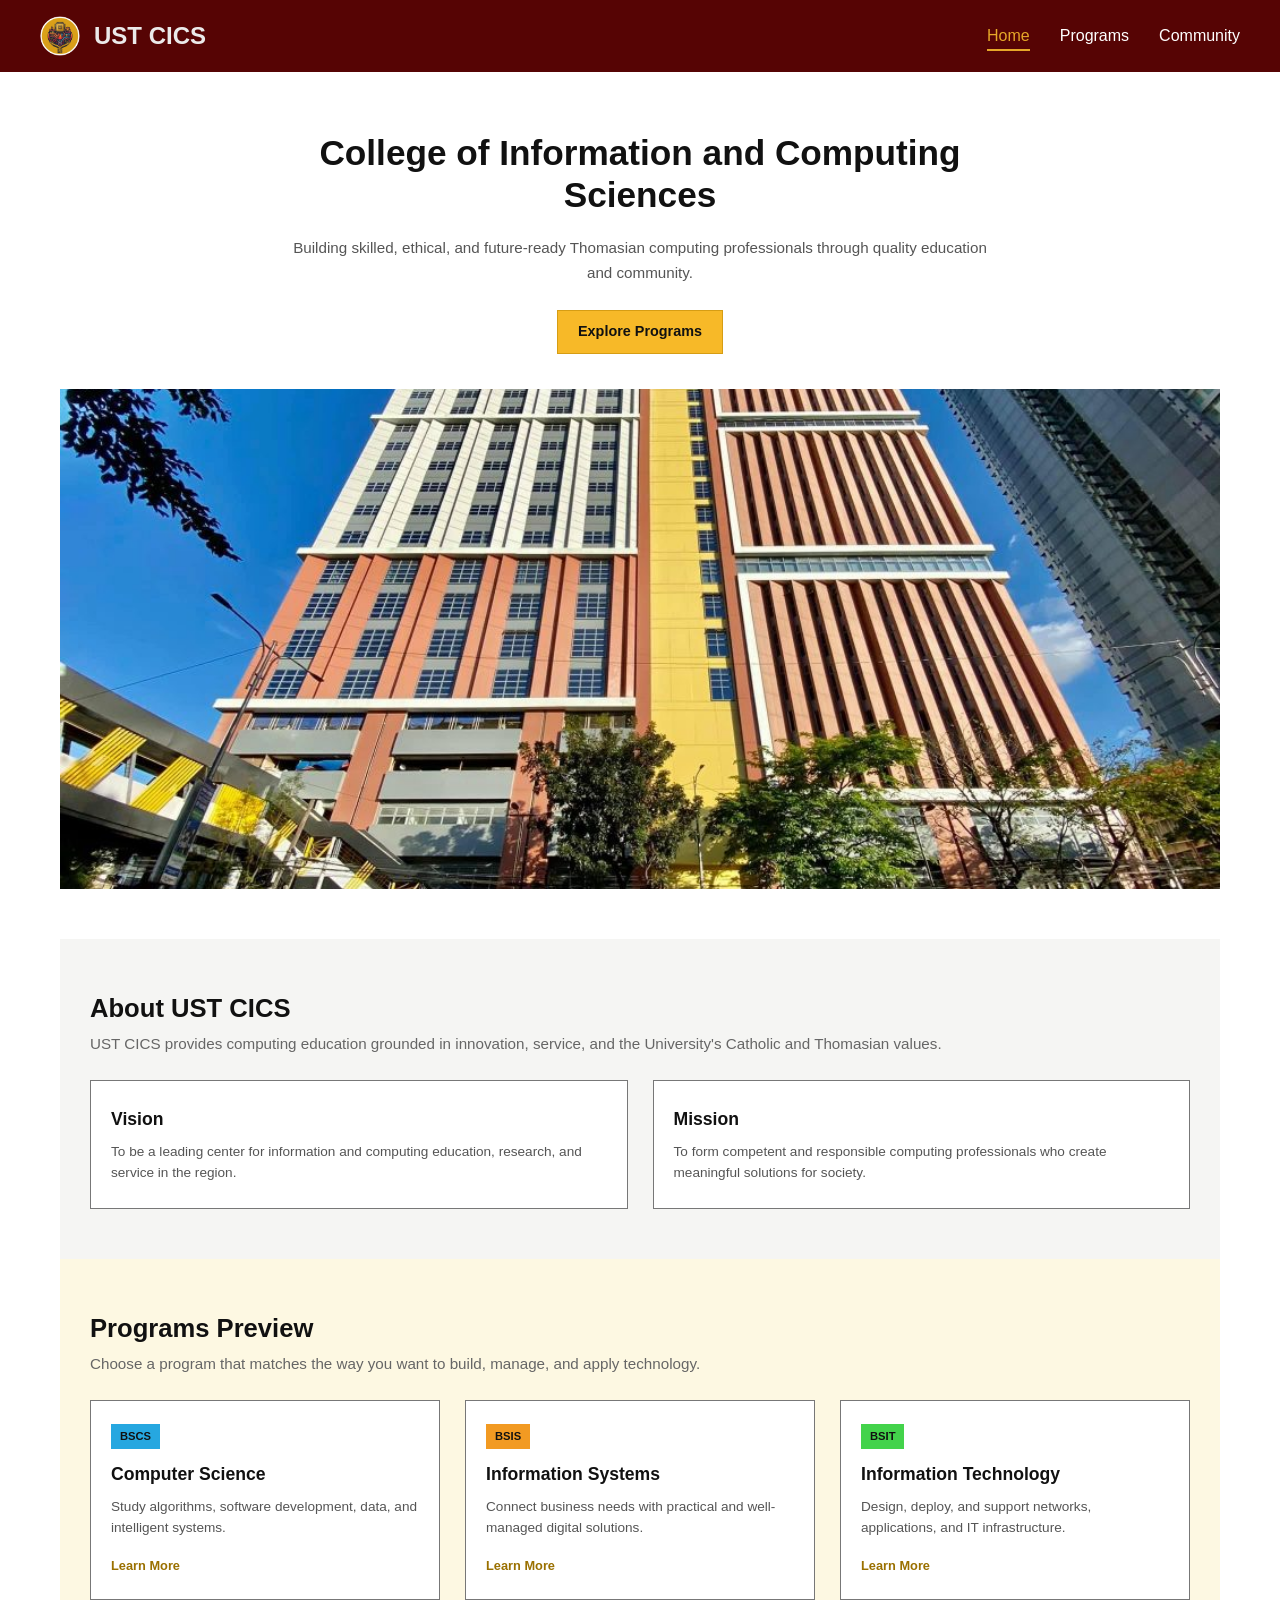
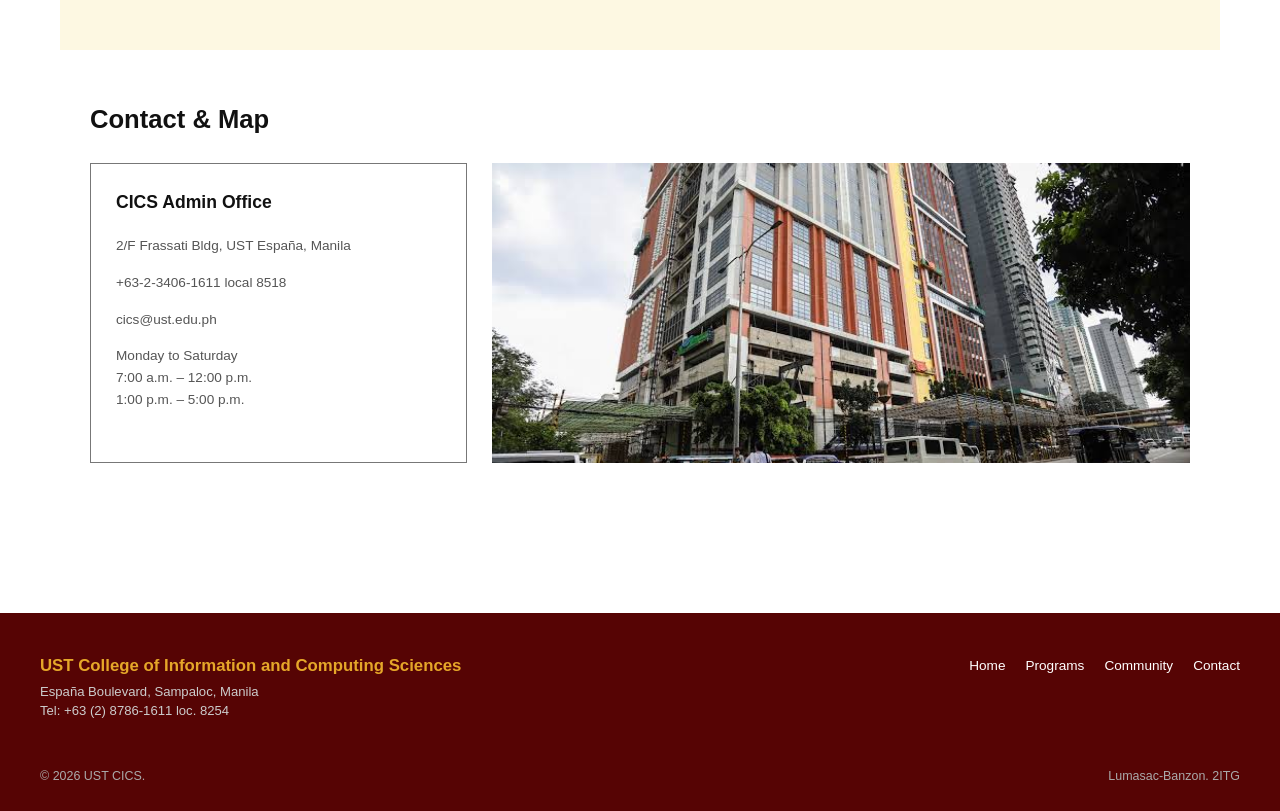
<file: index.html>
<!DOCTYPE html>
<html lang="en">
<head>
  <meta charset="UTF-8">
  <meta name="viewport" content="width=device-width, initial-scale=1.0">

  <title>UST CICS Home</title>
  <link rel="stylesheet" href="home.css">
</head>

<body>
  <header class="main-header">
    <div class="header-container">

      <div class="logo-area">
        <img
          src="images/logoCICS.png"
          alt="UST CICS Logo"
          class="header-logo">

        <span class="site-title"> UST CICS </span>

      </div>
      <nav class="main-nav">
        <ul>
          <li><a href="index.html" class="active">Home</a></li>
          <li><a href="programs.html">Programs</a></li>
          <li><a href="community.html">Community</a></li>
        </ul>

      </nav>

    </div>
  </header>
  <main>

    <section class="intro">
      <h1> College of Information and Computing <br> Sciences </h1>

      <p>
        Building skilled, ethical, and future-ready Thomasian computing
        professionals through quality education and community.
      </p>

      <a href="programs.html" class="explore-button"> Explore Programs </a>

      <img
        src="images/FRASSbldg.jpg"
        alt="UST CICS Building"
        class="intro-image" >

    </section>

    <section class="about">

      <div class="section-container">
        <div class="section-header">

          <h2> About UST CICS </h2>

          <p>
            UST CICS provides computing education grounded in innovation,
            service, and the University's Catholic and Thomasian values.
          </p>

        </div>

        <div class="about-boxes">
          <article class="about-card">

            <h3> Vision </h3>

            <p>
              To be a leading center for information and computing education,
              research, and service in the region.
            </p>

          </article>
          <article class="about-card">
            <h3> Mission </h3>

            <p>
              To form competent and responsible computing professionals
              who create meaningful solutions for society.
            </p>

          </article>
        </div>
      </div>
    </section>


    <section class="programs">

      <div class="section-container">
        <div class="section-header">

          <h2> Programs Preview </h2>
          <p>
            Choose a program that matches the way you want to build,
            manage, and apply technology.
          </p>

        </div>
        <div class="program-boxes">
          <article class="program-card">
            <span class="program-label cs-label"> BSCS </span>

            <h3> Computer Science </h3>

            <p>
              Study algorithms, software development, data,
              and intelligent systems.
            </p>

            <a href="programs.html"> Learn More </a>
          </article>


          <article class="program-card">
            <span class="program-label is-label"> BSIS </span>

            <h3> Information Systems </h3>

            <p>
              Connect business needs with practical and
              well-managed digital solutions.
            </p>

            <a href="programs.html"> Learn More </a>

          </article>

          <article class="program-card">

            <span class="program-label it-label"> BSIT </span>

            <h3> Information Technology </h3>

            <p>
              Design, deploy, and support networks,
              applications, and IT infrastructure.
            </p>

            <a href="programs.html"> Learn More </a>

          </article>
        </div>
      </div>
    </section>

    <section class="contact" id="contact">

      <div class="section-container">

        <div class="section-header">

          <h2> Contact & Map </h2>

        </div>


        <div class="contact-container">
          <div class="contact-info">

            <h3> CICS Admin Office </h3>

            <p> 2/F Frassati Bldg, UST España, Manila </p>

            <p> +63-2-3406-1611 local 8518 </p>

            <p> cics@ust.edu.ph </p>

            <p>
              Monday to Saturday<br>
              7:00 a.m. – 12:00 p.m.<br>
              1:00 p.m. – 5:00 p.m.
            </p>

          </div>


          <img
            src="images/BLDG.jpg"
            alt="UST CICS Location"
            class="contact-image">

        </div>
      </div>
    </section>
  </main>


  <footer class="site-footer">

    <div class="footer-container">

      <div class="footer-top">

        <div class="footer-brand">

          <h3> UST College of Information and Computing Sciences </h3>

          <p>España Boulevard, Sampaloc, Manila</p>
          <p>Tel: +63 (2) 8786-1611 loc. 8254</p>

        </div>
        <nav class="footer-nav">
          <ul>
            <li><a href="index.html">Home</a></li>
            <li><a href="programs.html">Programs</a></li>
            <li><a href="community.html">Community</a></li>
            <li><a href="#contact">Contact</a></li>
          </ul>

        </nav>
      </div>

      <div class="footer-bottom">

        <p>© 2026 UST CICS.</p>
        <p>Lumasac-Banzon. 2ITG</p>

      </div>
    </div>
  </footer>

</body>
</html>
</file>
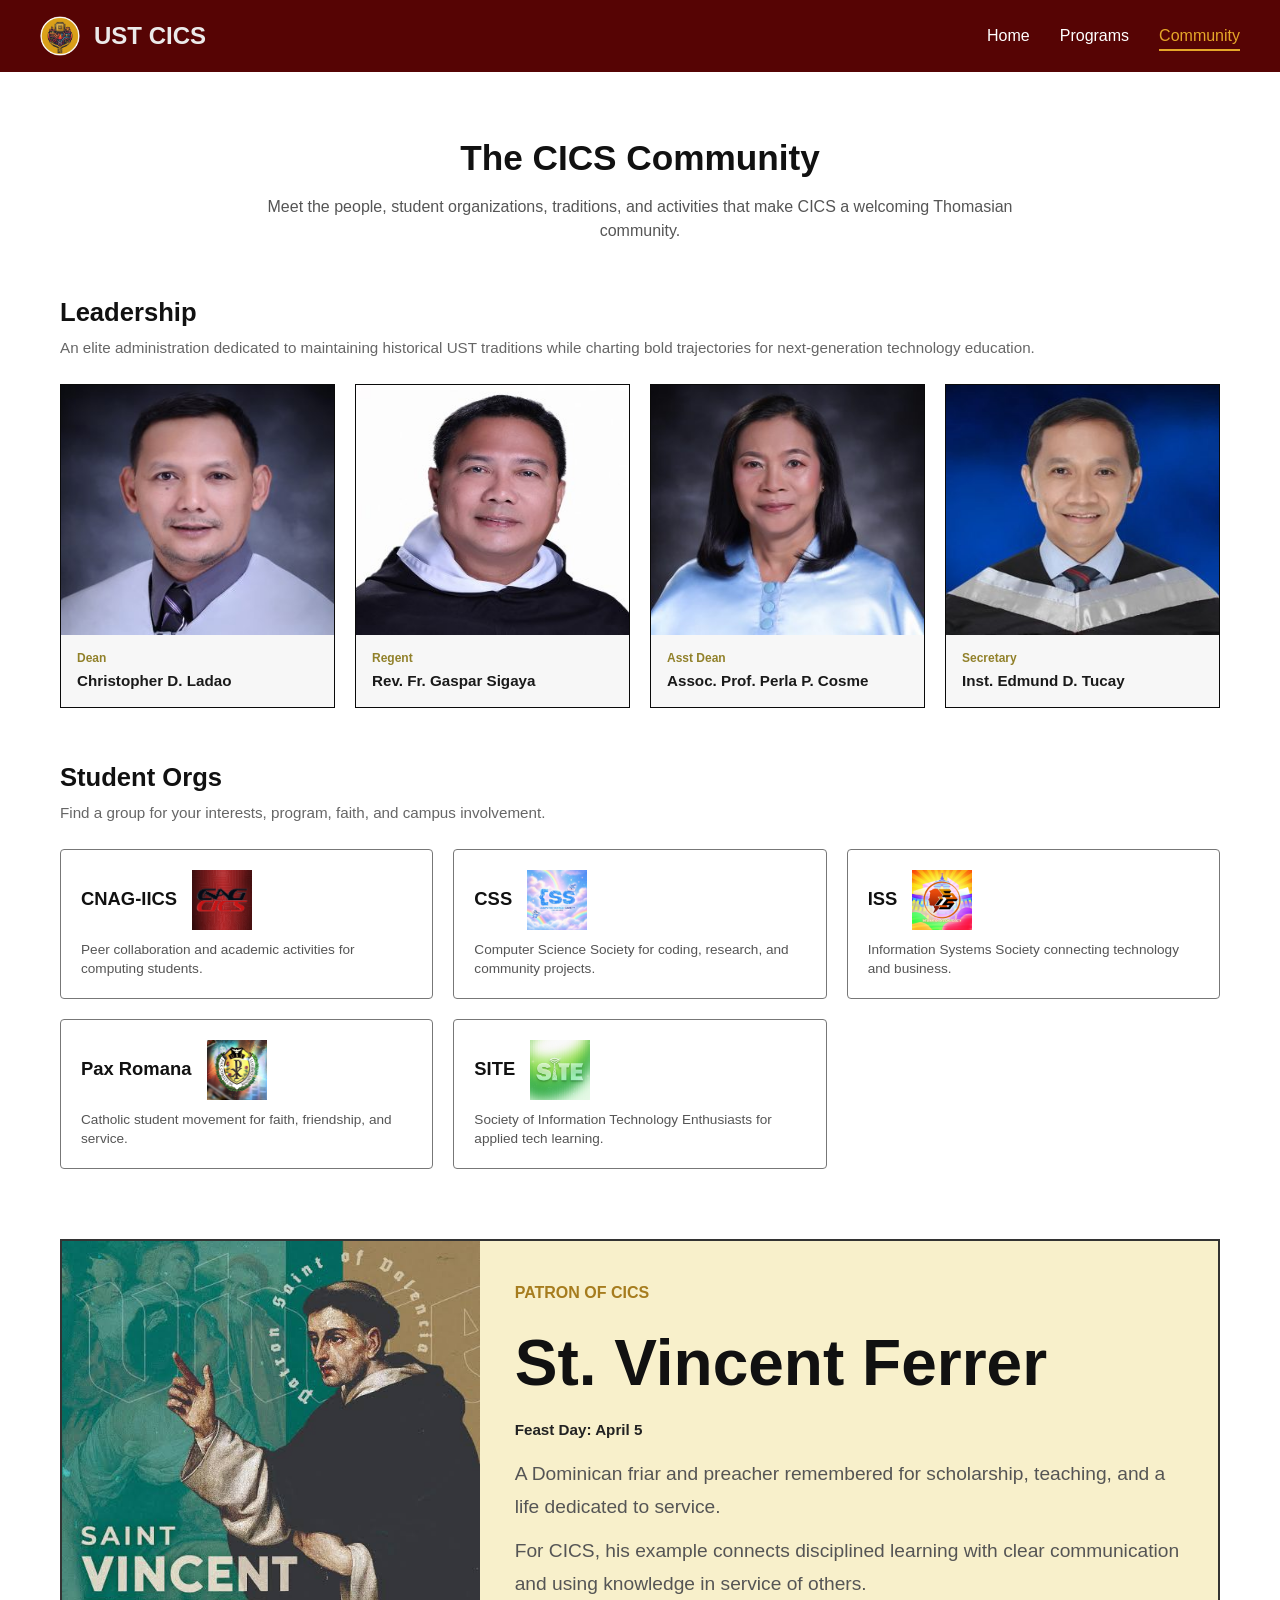
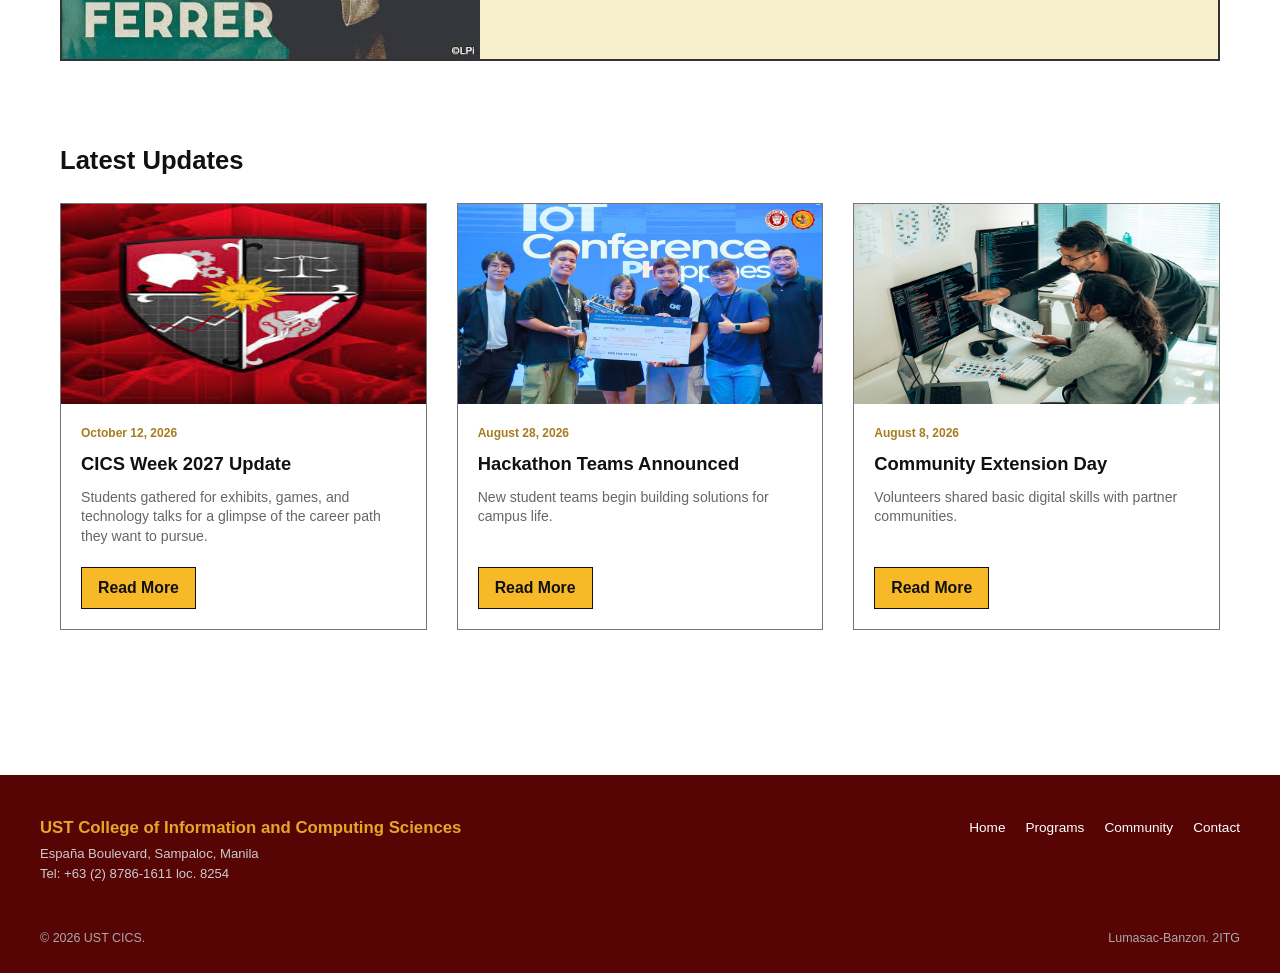
<file: community.html>
<!DOCTYPE html>
<html lang="en">
<head>
  <meta charset="UTF-8">
  <meta name="viewport" content="width=device-width, initial-scale=1.0">

  <title>Community</title>
  <link rel="stylesheet" href="community.css">
</head>

<body>

  <header class="main-header">

    <div class="header-container">

      <div class="logo-area">

        <img
          src="images/logoCICS.png"
          alt="UST CICS Logo"
          class="header-logo">

        <span class="site-title">UST CICS</span>

      </div>
      <nav class="main-nav">

        <ul>
          <li><a href="index.html">Home</a></li>
          <li><a href="programs.html">Programs</a></li>
          <li><a href="community.html" class="active">Community</a></li>
        </ul>

      </nav>

    </div>

  </header>

  <main>
    <section class="intro">
      <h1>The CICS Community</h1>

      <p>
        Meet the people, student organizations, traditions, and activities
        that make CICS a welcoming Thomasian community.
      </p>

    </section>

    <section class="leadership-section">

      <div class="section-header">

        <h2>Leadership</h2>

        <p>
          An elite administration dedicated to maintaining historical UST
          traditions while charting bold trajectories for next-generation
          technology education.
        </p>

      </div>

      <div class="leadership-grid">

        <article class="leader-card">

          <figure class="leader-img-container">

            <img
              src="images/dean.jpg"
              alt="Christopher D. Ladao">

          </figure>

          <div class="leader-info">

            <span class="role">Dean</span>
            <h3 class="name">Christopher D. Ladao</h3>

          </div>

        </article>

        <article class="leader-card">

          <figure class="leader-img-container">

            <img
              src="images/rector.jpg"
              alt="Rev. Fr. Gaspar Sigaya">

          </figure>

          <div class="leader-info">

            <span class="role">Regent</span>
            <h3 class="name">Rev. Fr. Gaspar Sigaya</h3>

          </div>

        </article>

        <article class="leader-card">

          <figure class="leader-img-container">

            <img
              src="images/assDean.jpg"
              alt="Assoc. Prof. Perla P. Cosme">

          </figure>

          <div class="leader-info">

            <span class="role">Asst Dean</span>
            <h3 class="name">Assoc. Prof. Perla P. Cosme</h3>

          </div>

        </article>

        <article class="leader-card">

          <figure class="leader-img-container">

            <img
              src="images/SecCICS.jpg"
              alt="Inst. Edmund D. Tucay">

          </figure>

          <div class="leader-info">

            <span class="role">Secretary</span>
            <h3 class="name">Inst. Edmund D. Tucay</h3>

          </div>
        </article>

      </div>

    </section>

    <section class="orgs-section">
      <div class="section-header">

        <h2>Student Orgs</h2>

        <p>
          Find a group for your interests, program, faith, and campus involvement. </p>

      </div>

      <div class="orgs-grid">

        <article class="org-card">

          <h3>
            CNAG-IICS
            <img
              src="images/CNAG.jpg"
              alt="CNAG-IICS Logo"
              class="org-logo">
          </h3>

          <p> Peer collaboration and academic activities for computing students. </p>

        </article>


        <article class="org-card">

          <h3>
            CSS
            <img
              src="images/CSS.jpg"
              alt="CSS Logo"
              class="org-logo">
          </h3>

          <p> Computer Science Society for coding, research, and community projects. </p>

        </article>

        <article class="org-card">

          <h3>
            ISS
            <img
              src="images/ISS.jpg"
              alt="ISS Logo"
              class="org-logo">
          </h3>

          <p> Information Systems Society connecting technology and business. </p>

        </article>

        <article class="org-card">

          <h3>
            Pax Romana

            <img
              src="images/PAX ROMANA.jpg"
              alt="Pax Romana Logo"
              class="org-logo">
          </h3>

          <p> Catholic student movement for faith, friendship, and service. </p>
        </article>

        <article class="org-card">

          <h3>
            SITE

            <img
              src="images/SITE.jpg"
              alt="SITE Logo"
              class="org-logo">
          </h3>

          <p> Society of Information Technology Enthusiasts for applied tech learning. </p>

        </article>

      </div>

    </section>

    <section class="patron-card">
      <div class="patron-image">

        <img
          src="images/STVIncent.jpg"
          alt="Saint Vincent Ferrer">

      </div>

      <div class="patron-details">
        <span class="patron-tag">PATRON OF CICS</span>

        <h2>St. Vincent Ferrer</h2>

        <h4 class="patron-feast">Feast Day: April 5</h4>

        <p>
          A Dominican friar and preacher remembered for scholarship,
          teaching, and a life dedicated to service.
        </p>

        <p>
          For CICS, his example connects disciplined learning with clear
          communication and using knowledge in service of others.
        </p>

      </div>

    </section>

    <section class="updates-section">

      <div class="section-header">

        <h2>Latest Updates</h2>

      </div>
      <div class="updates-grid">

        <article class="update-card">

          <figure class="update-img-container">

            <img
              src="images/CICSweek.jpg"
              alt="CICS Week 2027">

          </figure>

          <div class="update-content">

            <span class="update-date">October 12, 2026</span>

            <h3 class="update-title">CICS Week 2027 Update</h3>

            <p class="update-text">
              Students gathered for exhibits, games, and technology talks
              for a glimpse of the career path they want to pursue.
            </p>

            <a href="#" class="btn-read-more">Read More</a>

          </div>
        </article>

        <article class="update-card">
          <figure class="update-img-container">

            <img
              src="images/HACKA.jpg"
              alt="Hackathon Teams Announced">

          </figure>

          <div class="update-content">

            <span class="update-date">August 28, 2026</span>

            <h3 class="update-title">Hackathon Teams Announced</h3>

            <p class="update-text"> New student teams begin building solutions for campus life. </p>

            <a href="#" class="btn-read-more">Read More</a>

          </div>

        </article>

        <article class="update-card">
          <figure class="update-img-container">

            <img
              src="images/peopleCollab.jpg"
              alt="Community Extension Day">

          </figure>

          <div class="update-content">

            <span class="update-date">August 8, 2026</span>

            <h3 class="update-title">Community Extension Day</h3>

            <p class="update-text">
              Volunteers shared basic digital skills with partner communities.
            </p>

            <a href="#" class="btn-read-more">Read More</a>

          </div>
        </article>

      </div>
    </section>
  </main>

  <footer class="site-footer">

    <div class="footer-container">

      <div class="footer-top">

        <div class="footer-brand">

          <h3> UST College of Information and Computing Sciences </h3>

          <p>España Boulevard, Sampaloc, Manila</p>
          <p>Tel: +63 (2) 8786-1611 loc. 8254</p>

        </div>


        <nav class="footer-nav">
          <ul>
            <li><a href="index.html">Home</a></li>
            <li><a href="programs.html">Programs</a></li>
            <li><a href="community.html">Community</a></li>
            <li><a href="index.html#contact">Contact</a></li>
          </ul>
        </nav>

      </div>
      <div class="footer-bottom">

        <p>© 2026 UST CICS.</p>
        <p>Lumasac-Banzon. 2ITG</p>

      </div>
    </div>
  </footer>

</body>
</html>
</file>
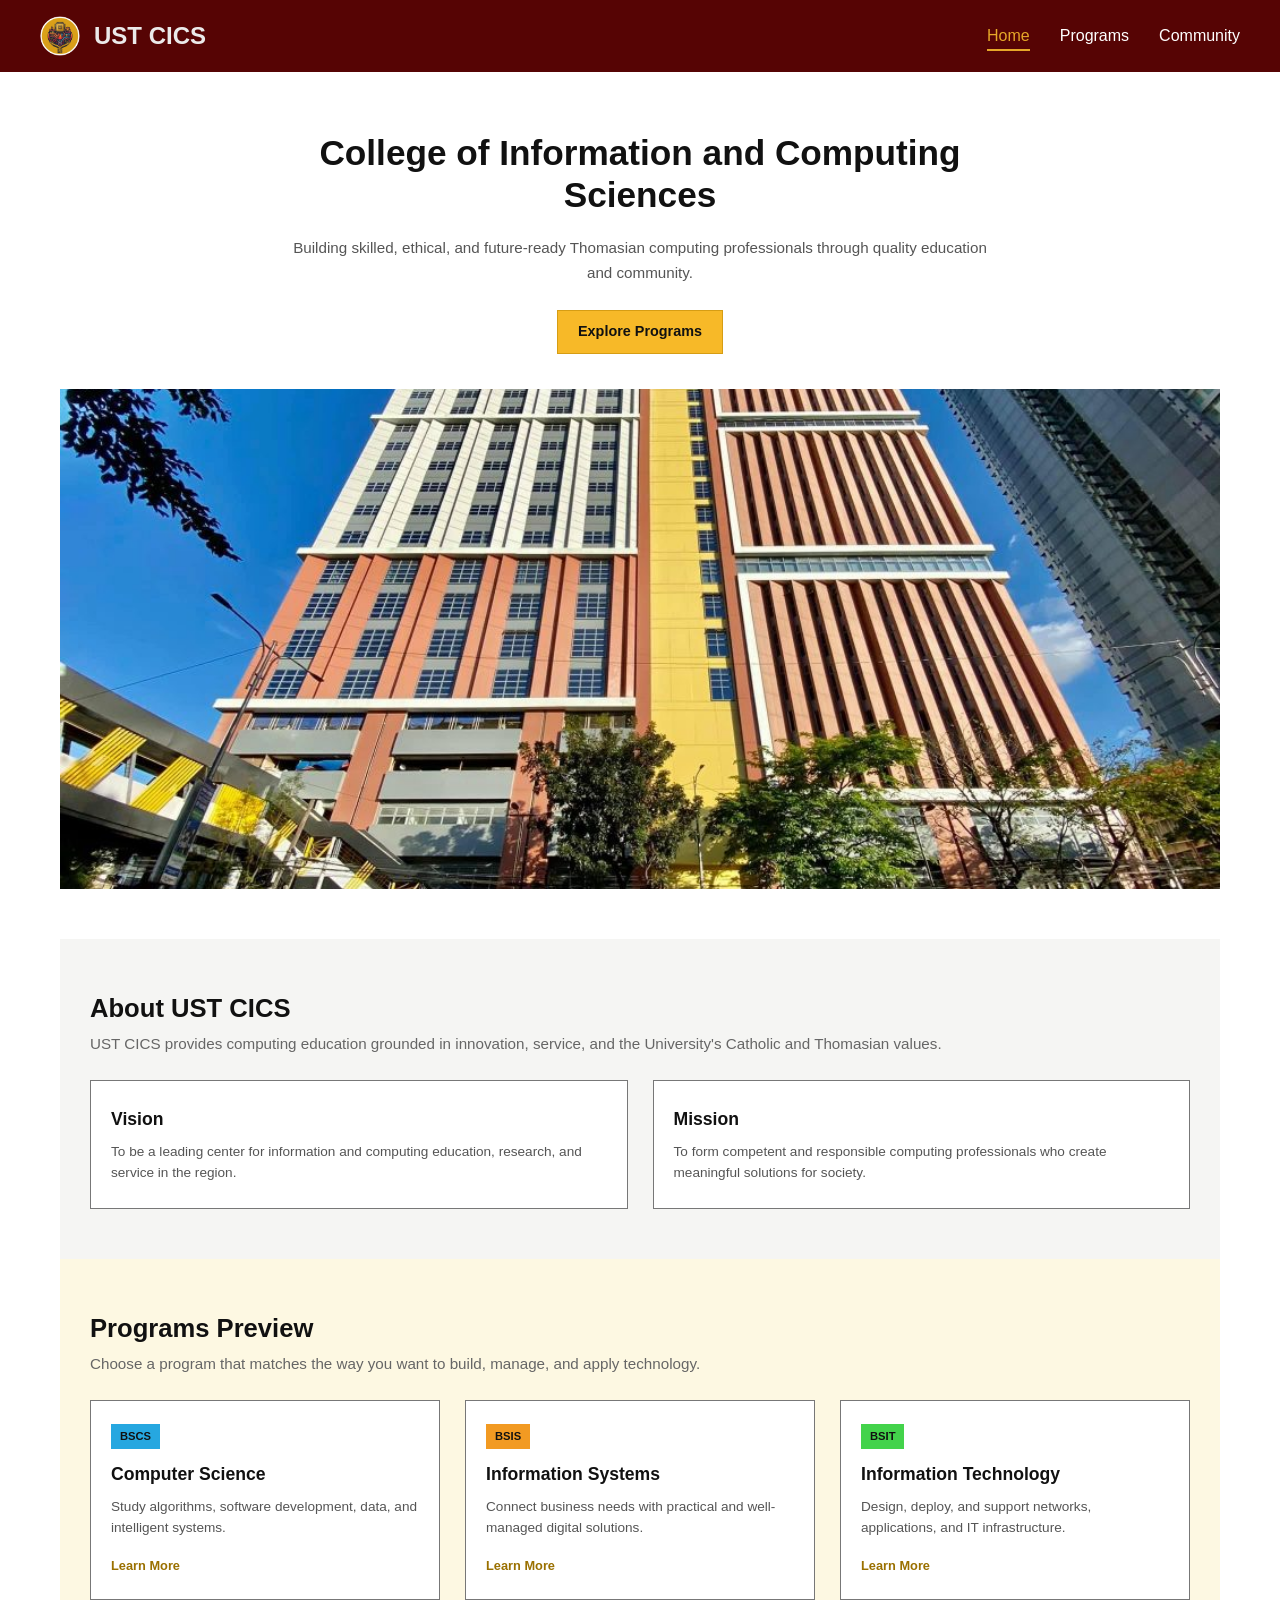
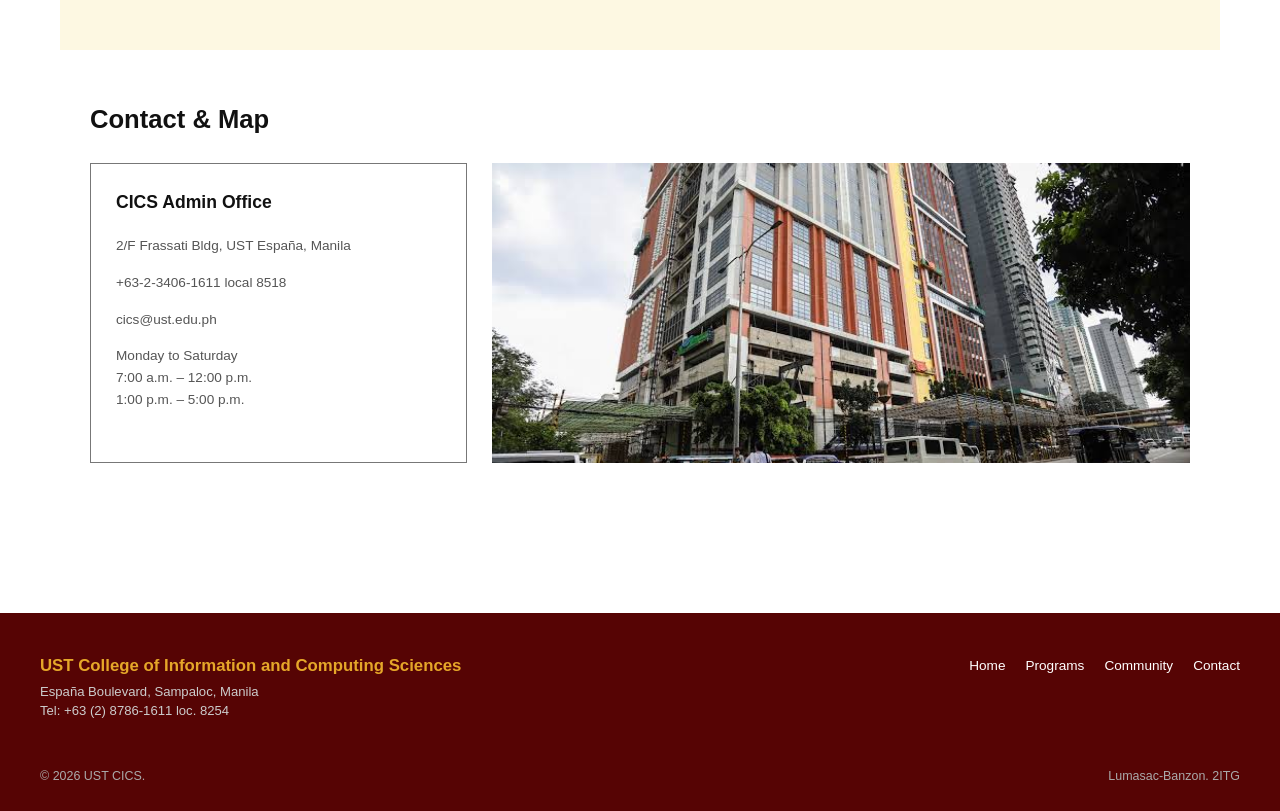
<file: home.html>
<!DOCTYPE html>
<html lang="en">
<head>
  <meta charset="UTF-8">
  <meta name="viewport" content="width=device-width, initial-scale=1.0">

  <title>UST CICS Home</title>
  <link rel="stylesheet" href="home.css">
</head>

<body>
  <header class="main-header">
    <div class="header-container">

      <div class="logo-area">
        <img
          src="images/logoCICS.png"
          alt="UST CICS Logo"
          class="header-logo">

        <span class="site-title"> UST CICS </span>

      </div>
      <nav class="main-nav">
        <ul>
          <li><a href="home.html" class="active">Home</a></li>
          <li><a href="programs.html">Programs</a></li>
          <li><a href="community.html">Community</a></li>
        </ul>

      </nav>

    </div>
  </header>
  <main>

    <section class="intro">
      <h1> College of Information and Computing<br> Sciences </h1>

      <p>
        Building skilled, ethical, and future-ready Thomasian computing
        professionals through quality education and community.
      </p>

      <a href="programs.html" class="explore-button"> Explore Programs </a>

      <img
        src="images/FRASSbldg.jpg"
        alt="UST CICS Building"
        class="intro-image">

    </section>

    <section class="about">

      <div class="section-container">
        <div class="section-header">

          <h2> About UST CICS </h2>

          <p>
            UST CICS provides computing education grounded in innovation,
            service, and the University's Catholic and Thomasian values.
          </p>

        </div>

        <div class="about-boxes">
          <article class="about-card">

            <h3> Vision </h3>

            <p>
              To be a leading center for information and computing education,
              research, and service in the region.
            </p>

          </article>
          <article class="about-card">
            <h3> Mission </h3>

            <p>
              To form competent and responsible computing professionals
              who create meaningful solutions for society.
            </p>

          </article>
        </div>
      </div>
    </section>


    <section class="programs">

      <div class="section-container">
        <div class="section-header">

          <h2> Programs Preview </h2>
          <p>
            Choose a program that matches the way you want to build,
            manage, and apply technology.
          </p>

        </div>
        <div class="program-boxes">
          <article class="program-card">
            <span class="program-label cs-label"> BSCS </span>

            <h3> Computer Science </h3>

            <p>
              Study algorithms, software development, data,
              and intelligent systems.
            </p>

            <a href="programs.html"> Learn More </a>
          </article>


          <article class="program-card">
            <span class="program-label is-label"> BSIS </span>

            <h3> Information Systems </h3>

            <p>
              Connect business needs with practical and
              well-managed digital solutions.
            </p>

            <a href="programs.html"> Learn More </a>

          </article>

          <article class="program-card">

            <span class="program-label it-label"> BSIT </span>

            <h3> Information Technology </h3>

            <p>
              Design, deploy, and support networks,
              applications, and IT infrastructure.
            </p>

            <a href="programs.html"> Learn More </a>

          </article>
        </div>
      </div>
    </section>


    <section class="contact" id="contact">

      <div class="section-container">

        <div class="section-header">

          <h2> Contact & Map </h2>

        </div>


        <div class="contact-container">
          <div class="contact-info">

            <h3> CICS Admin Office </h3>

            <p> 2/F Frassati Bldg, UST España, Manila </p>

            <p> +63-2-3406-1611 local 8518 </p>

            <p> cics@ust.edu.ph </p>

            <p>
              Monday to Saturday<br>
              7:00 a.m. – 12:00 p.m.<br>
              1:00 p.m. – 5:00 p.m.
            </p>

          </div>


          <img
            src="images/BLDG.jpg"
            alt="UST CICS Location"
            class="contact-image">

        </div>
      </div>
    </section>
  </main>


  <footer class="site-footer">

    <div class="footer-container">

      <div class="footer-top">

        <div class="footer-brand">

          <h3> UST College of Information and Computing Sciences </h3>

          <p>España Boulevard, Sampaloc, Manila</p>
          <p>Tel: +63 (2) 8786-1611 loc. 8254</p>

        </div>
        <nav class="footer-nav">
          <ul>
            <li><a href="home.html">Home</a></li>
            <li><a href="programs.html">Programs</a></li>
            <li><a href="community.html">Community</a></li>
            <li><a href="#contact">Contact</a></li>
          </ul>

        </nav>
      </div>

      <div class="footer-bottom">

        <p>© 2026 UST CICS.</p>
        <p>Lumasac-Banzon. 2ITG</p>

      </div>
    </div>
  </footer>

</body>
</html>
</file>
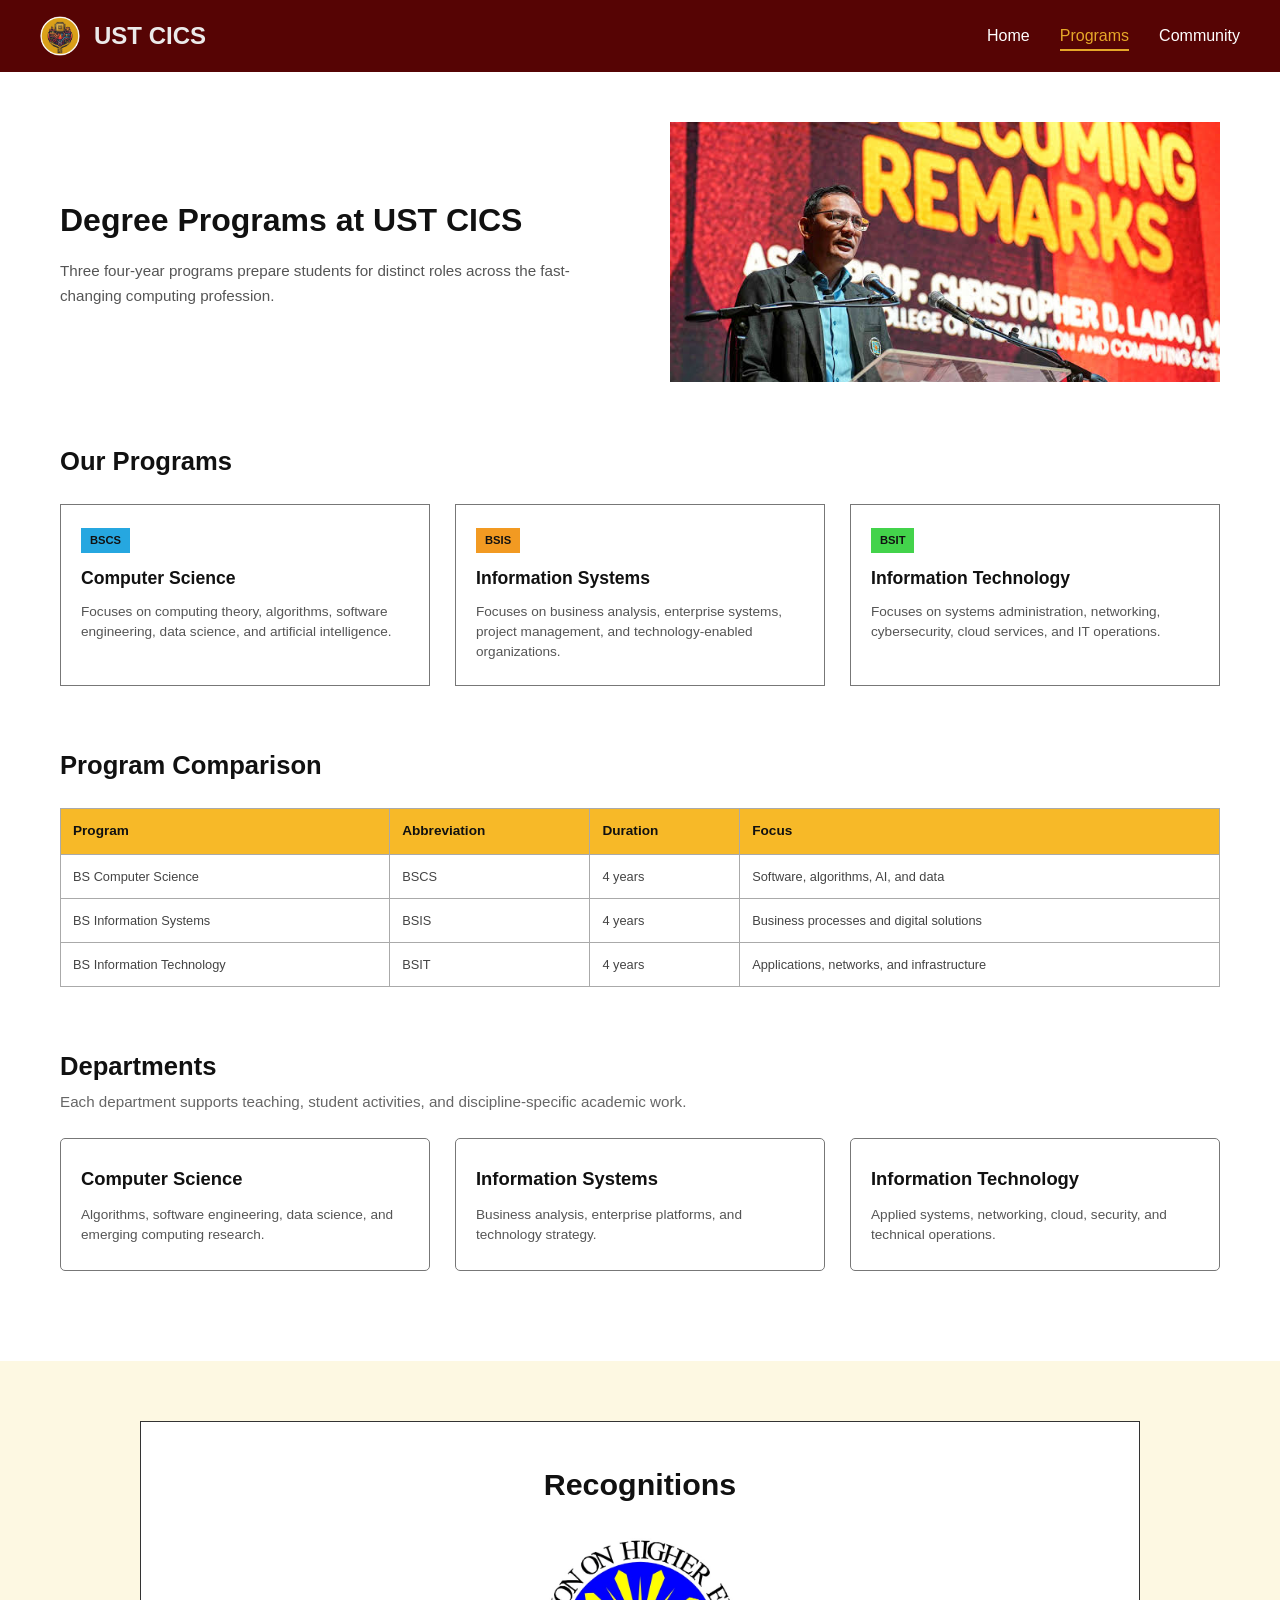
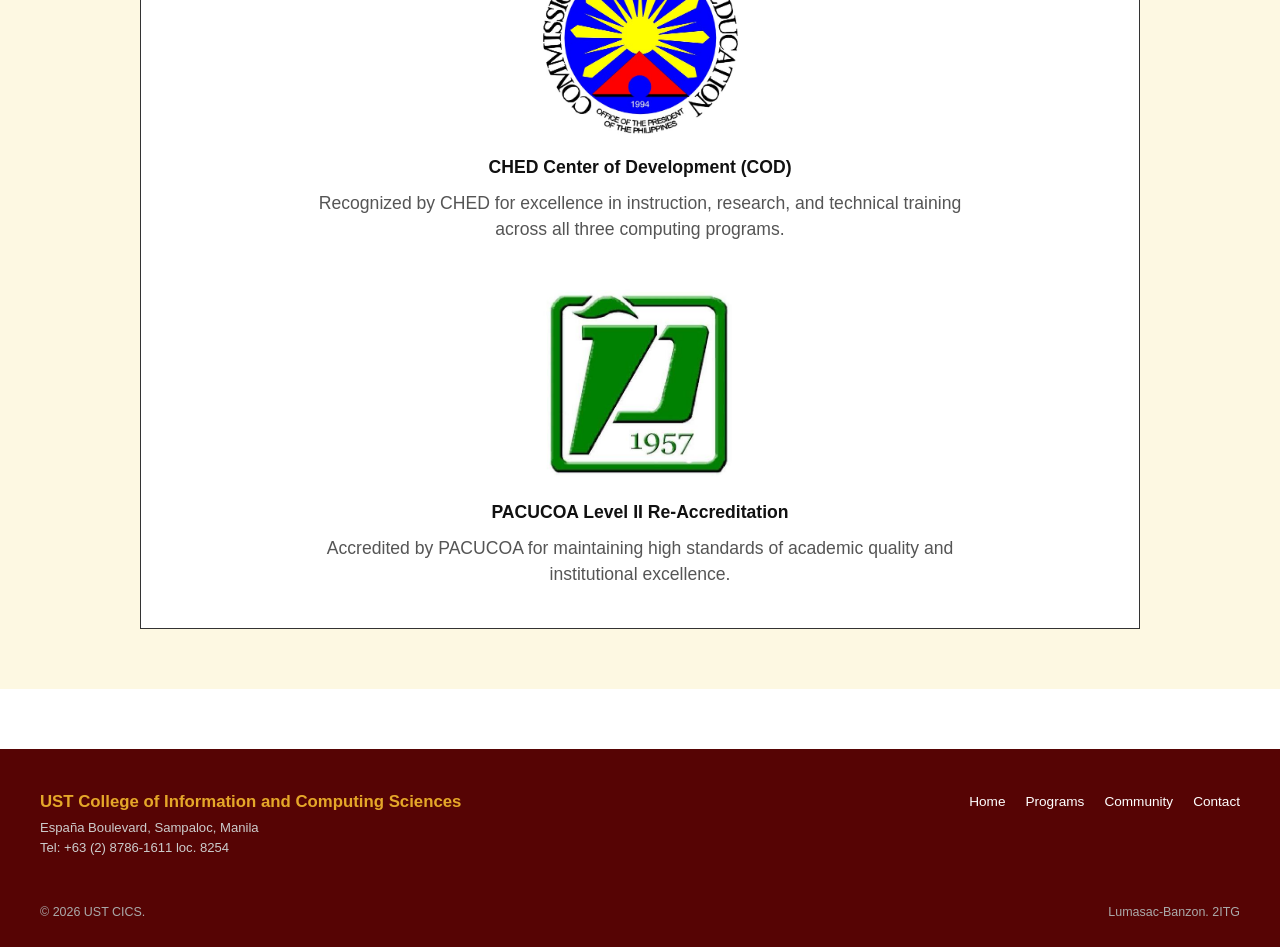
<file: programs.html>
<!DOCTYPE html>
<html lang="en">
<head>
  <meta charset="UTF-8">
  <meta name="viewport" content="width=device-width, initial-scale=1.0">

  <title>Programs</title>
  <link rel="stylesheet" href="programs.css">
</head>

<body>
  <header class="main-header">
    <div class="header-container">

      <div class="logo-area">

        <img
          src="images/logoCICS.png"
          alt="UST CICS Logo"
          class="header-logo">

        <span class="site-title"> UST CICS </span>

      </div>

      <nav class="main-nav">
        <ul>
          <li><a href="index.html">Home</a></li>
          <li><a href="programs.html" class="active">Programs</a></li>
          <li><a href="community.html">Community</a></li>
        </ul>

      </nav>

    </div>
  </header>

  <main>

    <section class="program-intro">

      <div class="program-intro-text">

        <h1> Degree Programs at UST CICS </h1>

        <p>
          Three four-year programs prepare students for distinct roles
          across the fast-changing computing profession.
        </p>

      </div>

      <div class="program-intro-image">

        <img
          src="images/CICS VAR.jpg"
          alt="UST CICS Degree Programs">

      </div>
    </section>

    <section class="our-programs">

      <div class="section-header">

        <h2> Our Programs </h2>

      </div>

      <div class="programs-grid">

        <article class="program-card">

          <span class="program-tag cs-tag"> BSCS </span>

          <h3> Computer Science </h3>

          <p>
            Focuses on computing theory, algorithms, software engineering,
            data science, and artificial intelligence.
          </p>

        </article>

        <article class="program-card">

          <span class="program-tag is-tag"> BSIS </span>

          <h3> Information Systems </h3>

          <p>
            Focuses on business analysis, enterprise systems,
            project management, and technology-enabled organizations.
          </p>

        </article>

        <article class="program-card">

          <span class="program-tag it-tag"> BSIT </span>

          <h3> Information Technology </h3>

          <p>
            Focuses on systems administration, networking,
            cybersecurity, cloud services, and IT operations.
          </p>

        </article>

      </div>

    </section>

    <section class="comparison-section">

      <div class="section-header">

        <h2> Program Comparison </h2>

      </div>

      <div class="table-container">

        <table>
          <thead>
            <tr>
              <th>Program</th>
              <th>Abbreviation</th>
              <th>Duration</th>
              <th>Focus</th>
            </tr>
          </thead>


          <tbody>
            <tr>
              <td>BS Computer Science</td>
              <td>BSCS</td>
              <td>4 years</td>
              <td>Software, algorithms, AI, and data</td>
            </tr>

            <tr>
              <td>BS Information Systems</td>
              <td>BSIS</td>
              <td>4 years</td>
              <td>Business processes and digital solutions</td>
            </tr>

            <tr>
              <td>BS Information Technology</td>
              <td>BSIT</td>
              <td>4 years</td>
              <td>Applications, networks, and infrastructure</td>
            </tr>
          </tbody>
        </table>
      </div>
    </section>

    <section class="departments-section">

      <div class="section-header">

        <h2> Departments </h2>

        <p>
          Each department supports teaching, student activities,
          and discipline-specific academic work.
        </p>

      </div>

      <div class="departments-grid">
        <article class="dept-card">

          <h3> Computer Science </h3>

          <p>
            Algorithms, software engineering, data science,
            and emerging computing research.
          </p>

        </article>

        <article class="dept-card">

          <h3> Information Systems </h3>

          <p>
            Business analysis, enterprise platforms,
            and technology strategy.
          </p>

        </article>

        <article class="dept-card">

          <h3> Information Technology </h3>

          <p>
            Applied systems, networking, cloud, security,
            and technical operations.
          </p>

        </article>
      </div>

    </section>
  </main>


  <section class="recognitions-band">

    <div class="recognitions-container">

      <article class="recognitions-box">

        <h2> Recognitions </h2>

        <div class="recognition-entry">

          <img
            src="images/CHED.jpg"
            alt="CHED Logo"
            class="recognition-logo">

          <h3> CHED Center of Development (COD) </h3>

          <p>
            Recognized by CHED for excellence in instruction,
            research, and technical training across all three
            computing programs.
          </p>

        </div>

        <div class="recognition-entry">

          <img
            src="images/PACUCAO.jpg"
            alt="PACUCOA Logo"
            class="recognition-logo pacucoa-logo">

          <h3> PACUCOA Level II Re-Accreditation </h3>

          <p>
            Accredited by PACUCOA for maintaining high standards
            of academic quality and institutional excellence.
          </p>

        </div>

      </article>

    </div>

  </section>

  <footer class="site-footer">

    <div class="footer-container">

      <div class="footer-top">

        <div class="footer-brand">

          <h3> UST College of Information and Computing Sciences </h3>

          <p>España Boulevard, Sampaloc, Manila</p>
          <p>Tel: +63 (2) 8786-1611 loc. 8254</p>

        </div>

        <nav class="footer-nav">
          <ul>
            <li><a href="index.html">Home</a></li>
            <li><a href="programs.html">Programs</a></li>
            <li><a href="community.html">Community</a></li>
            <li><a href="index.html#contact">Contact</a></li>
          </ul>
        </nav>

      </div>

      <div class="footer-bottom">

        <p>© 2026 UST CICS.</p>
        <p>Lumasac-Banzon. 2ITG</p>

      </div>
    </div>
  </footer>

</body>
</html>
</file>
<file: home.css>
/* GENERAL */

* {
  margin: 0;
  padding: 0;
  box-sizing: border-box;
}

body {
  font-family: Arial, sans-serif;
  background-color: #ffffff;
  color: #333333;
  line-height: 1.5;
}


/* HEADER */

.main-header {
  background-color: #560404;
  padding: 16px 30px;
}

.header-container {
  margin: 0 auto;
  max-width: 1200px;
  display: flex;
  justify-content: space-between;
  align-items: center;
}

.logo-area {
  display: flex;
  align-items: center;
  gap: 14px;
}

.header-logo {
  width: 40px;
  height: 40px;
  border-radius: 50%;
}

.site-title {
  font-size: 1.5rem;
  color: #ebeaea;
  font-weight: bold;
}

.main-nav ul {
  display: flex;
  list-style: none;
  gap: 30px;
}

.main-nav a {
  color: #ffffff;
  text-decoration: none;
  font-size: 1rem;
  padding-bottom: 5px;
  transition: color 0.2s ease, border-bottom 0.2s ease;
}

.main-nav a:hover,
.main-nav a.active {
  color: #e5a729;
  border-bottom: 2px solid #e5a729;
}


/* MAIN */

main {
  max-width: 1200px;
  margin: 0 auto;
  padding: 40px 20px;
}


/* INTRO */

.intro {
  text-align: center;
  padding: 20px 0 50px 0;
}

.intro h1 {
  font-size: 2.2rem;
  color: #111111;
  line-height: 1.2;
  margin-bottom: 20px;
}

.intro p {
  max-width: 700px;
  margin: 0 auto 25px auto;
  font-size: 0.95rem;
  color: #555555;
  line-height: 1.6;
}

.explore-button {
  display: inline-block;
  background-color: #f7b928;
  color: #111111;
  text-decoration: none;
  font-size: 0.9rem;
  font-weight: bold;
  padding: 10px 20px;
  margin-bottom: 35px;
  border: 1px solid #d69d14;
}

.explore-button:hover {
  background-color: #d89b14;
}

.intro-image {
  display: block;
  width: 100%;
  height: 500px;
  object-fit: cover;
}


/* SECTION HEADERS */

.section-container {
  width: 100%;
}

.section-header {
  margin-bottom: 24px;
}

.section-header h2 {
  font-size: 1.6rem;
  color: #111111;
  margin-bottom: 6px;
}

.section-header p {
  font-size: 0.95rem;
  color: #666666;
}


/* ABOUT */

.about {
  background-color: #f5f5f3;
  padding: 50px 30px;
}

.about-boxes {
  display: flex;
  gap: 25px;
}

.about-card {
  width: 50%;
  background-color: #ffffff;
  border: 1px solid #777777;
  padding: 25px 20px;
}

.about-card h3 {
  font-size: 1.1rem;
  color: #111111;
  margin-bottom: 10px;
}

.about-card p {
  font-size: 0.85rem;
  color: #555555;
  line-height: 1.5;
}


/* PROGRAMS */

.programs {
  background-color: #fdf8e2;
  padding: 50px 30px;
}

.program-boxes {
  display: grid;
  grid-template-columns: repeat(3, 1fr);
  gap: 25px;
}

.program-card {
  background-color: #ffffff;
  border: 1px solid #777777;
  padding: 22px 20px;
}

.program-label {
  display: inline-block;
  padding: 4px 9px;
  margin-bottom: 12px;
  color: #111111;
  font-size: 0.7rem;
  font-weight: bold;
}

.cs-label {
  background-color: #26a7e0;
}

.is-label {
  background-color: #f29a22;
}

.it-label {
  background-color: #43d34b;
}

.program-card h3 {
  font-size: 1.1rem;
  color: #111111;
  margin-bottom: 10px;
}

.program-card p {
  font-size: 0.85rem;
  color: #555555;
  line-height: 1.5;
  margin-bottom: 15px;
}

.program-card a {
  color: #9a7000;
  font-size: 0.8rem;
  font-weight: bold;
  text-decoration: none;
}

.program-card a:hover {
  text-decoration: underline;
}


/* CONTACT */

.contact {
  background-color: #ffffff;
  padding: 50px 30px;
}

.contact-container {
  display: flex;
  gap: 25px;
  align-items: stretch;
}

.contact-info {
  width: 35%;
  border: 1px solid #777777;
  padding: 25px;
}

.contact-info h3 {
  font-size: 1.1rem;
  color: #111111;
  margin-bottom: 20px;
}

.contact-info p {
  font-size: 0.85rem;
  color: #555555;
  line-height: 1.6;
  margin-bottom: 15px;
}

.contact-image {
  width: 65%;
  height: 300px;
  object-fit: cover;
  display: block;
}


/* FOOTER */

.site-footer {
  background-color: #560404;
  color: #d1d1d1;
  padding: 40px 20px 25px 20px;
  margin-top: 60px;
}

.footer-container {
  max-width: 1200px;
  margin: 0 auto;
}

.footer-top {
  display: flex;
  justify-content: space-between;
  align-items: flex-start;
  padding-bottom: 25px;
  border-bottom: 1px solid #560404;
}

.footer-brand h3 {
  color: #e5a729;
  font-size: 1.05rem;
  margin-bottom: 4px;
}

.footer-brand p {
  font-size: 0.82rem;
  color: #cccccc;
}

.footer-nav ul {
  display: flex;
  list-style: none;
  gap: 20px;
}

.footer-nav a {
  color: #ffffff;
  text-decoration: none;
  font-size: 0.85rem;
  transition: color 0.2s ease;
}

.footer-nav a:hover {
  color: #e5a729;
}

.footer-bottom {
  display: flex;
  justify-content: space-between;
  padding-top: 20px;
  font-size: 0.78rem;
  color: #aaaaaa;
}


/* RESPONSIVE */

@media (max-width: 900px) {

  .intro-image {
    height: 300px;
  }

  .about-boxes {
    flex-direction: column;
  }

  .about-card {
    width: 100%;
  }

  .program-boxes {
    grid-template-columns: 1fr;
  }

  .contact-container {
    flex-direction: column;
  }

  .contact-info,
  .contact-image {
    width: 100%;
  }

  .contact-image {
    height: 280px;
  }
}

@media (max-width: 650px) {

  .header-container {
    flex-direction: column;
    gap: 15px;
  }

  .main-nav ul {
    gap: 15px;
  }

  .intro h1 {
    font-size: 1.7rem;
  }

  .intro-image {
    height: 200px;
  }

  .about {
    padding: 35px 20px;
  }

  .programs {
    padding: 35px 20px;
  }

  .contact {
    padding: 35px 20px;
  }

  .contact-image {
    height: 200px;
  }

  .footer-top {
    flex-direction: column;
    gap: 20px;
  }

  .footer-nav ul {
    flex-wrap: wrap;
  }

  .footer-bottom {
    flex-direction: column;
    gap: 8px;
    text-align: center;
  }
}
</file>
<file: community.css>
/* GENERAL */

* {
  margin: 0;
  padding: 0;
  box-sizing: border-box;
}

body {
  font-family: Arial, sans-serif;
  background-color: #ffffff;
  color: #333333;
  line-height: 1.5;
}


/* HEADER */

.main-header {
  background-color: #560404;
  padding: 16px 30px;
}

.header-container {
  margin: 0 auto;
  max-width: 1200px;
  display: flex;
  justify-content: space-between;
  align-items: center;
}

.logo-area {
  display: flex;
  align-items: center;
  gap: 14px;
}

.header-logo {
  width: 40px;
  height: 40px;
  border-radius: 50%;
}

.site-title {
  font-size: 1.5rem;
  color: #ebeaea;
  font-weight: bold;
}

.main-nav ul {
  display: flex;
  list-style: none;
  gap: 30px;
}

.main-nav a {
  color: #ffffff;
  text-decoration: none;
  font-size: 1rem;
  padding-bottom: 5px;
  transition: color 0.2s ease, border-bottom 0.2s ease;
}

.main-nav a:hover,
.main-nav a.active {
  color: #e5a729;
  border-bottom: 2px solid #e5a729;
}


/* MAIN */

main {
  max-width: 1200px;
  margin: 0 auto;
  padding: 40px 20px;
}


/* INTRO */

.intro {
  text-align: center;
  max-width: 750px;
  margin: 20px auto 50px auto;
}

.intro h1 {
  font-size: 2.2rem;
  margin-bottom: 10px;
  color: #111111;
}

.intro p {
  color: #555555;
  font-size: 1rem;
}


/* SECTION HEADERS */

.section-header {
  margin-bottom: 24px;
}

.section-header h2 {
  font-size: 1.6rem;
  color: #111111;
  margin-bottom: 6px;
}

.section-header p {
  font-size: 0.95rem;
  color: #666666;
}


/* LEADERSHIP */

.leadership-grid {
  display: grid;
  grid-template-columns: repeat(4, 1fr);
  gap: 20px;
}

.leader-card {
  border: 1px solid #0a0a0a;
  background-color: #f7f7f7;
}

.leader-img-container {
  margin: 0;
  padding: 0;
  width: 100%;
}

.leader-card img {
  width: 100%;
  height: 250px;
  display: block;
}

.leader-info {
  padding: 14px 16px;
}

.leader-info .role {
  font-size: 0.75rem;
  font-weight: bold;
  color: #91812a;
  display: block;
  margin-bottom: 3px;
}

.leader-info .name {
  font-size: 0.95rem;
  font-weight: bold;
  color: #1a1a1a;
}


/* ORGANIZATIONS */

.orgs-section {
  margin-top: 50px;
}

.orgs-grid {
  display: grid;
  grid-template-columns: repeat(3, 1fr);
  gap: 20px;
}

.org-card {
  border: 1px solid #777777;
  border-radius: 4px;
  padding: 20px;
  background-color: #ffffff;
}

.org-card h3 {
  font-size: 1.15rem;
  color: #111111;
  margin-bottom: 10px;
}

.org-logo {
  width: 60px;
  height: 60px;
  vertical-align: middle;
  margin-left: 10px;
}

.org-card p {
  font-size: 0.85rem;
  color: #555555;
  line-height: 1.4;
}


/* PATRON SAINT */

.patron-card {
  margin-top: 70px;
  display: flex;
  border: 2px solid #333333;
  background-color: #f8f0cb;
}

.patron-image {
  flex: 1;
}

.patron-image img {
  width: 100%;
  height: auto;
  display: block;
}

.patron-details {
  flex: 1.6;
  padding: 40px 35px;
}

.patron-tag {
  font-size: 1rem;
  font-weight: bold;
  color: #a67c1e;
}

.patron-details h2 {
  font-size: 4rem;
  color: #111111;
  margin: 10px 0 8px 0;
}

.patron-feast {
  font-size: 0.95rem;
  color: #222222;
  margin-bottom: 16px;
}

.patron-details p {
  font-size: 1.2rem;
  color: #555555;
  margin-bottom: 12px;
  line-height: 1.7;
}


/* UPDATES */

.updates-section {
  margin-top: 80px;
  margin-bottom: 45px;
}

.updates-grid {
  display: grid;
  grid-template-columns: repeat(3, 1fr);
  gap: 30px;
}

.update-card {
  background-color: #ffffff;
  border: 1px solid #757575;
  display: flex;
  flex-direction: column;
}

.update-img-container {
  margin: 0;
  padding: 0;
  width: 100%;
}

.update-card img {
  width: 100%;
  height: 200px;
  display: block;
}

.update-content {
  padding: 20px;
  display: flex;
  flex-direction: column;
  height: 100%;
}

.update-date {
  font-size: 0.75rem;
  font-weight: bold;
  color: #a67c1e;
  margin-bottom: 8px;
}

.update-title {
  font-size: 1.15rem;
  color: #111111;
  margin-bottom: 10px;
}

.update-text {
  font-size: 0.88rem;
  color: #666666;
  line-height: 1.4;
  margin-bottom: 20px;
}

.btn-read-more {
  display: inline-block;
  width: fit-content;
  margin-top: auto;
  background-color: #f7b928;
  color: #111111;
  text-decoration: none;
  font-size: 0.99rem;
  font-weight: bold;
  padding: 8px 16px;
  border: 1px solid #111111;
  transition: all 0.2s ease;
}

.btn-read-more:hover {
  background-color: #d89b14;
}


/* FOOTER */

.site-footer {
  background-color: #560404;
  color: #d1d1d1;
  padding: 40px 20px 25px 20px;
  margin-top: 60px;
}

.footer-container {
  max-width: 1200px;
  margin: 0 auto;
}

.footer-top {
  display: flex;
  justify-content: space-between;
  align-items: flex-start;
  padding-bottom: 25px;
  border-bottom: 1px solid #560404;
}

.footer-brand h3 {
  color: #e5a729;
  font-size: 1.05rem;
  margin-bottom: 4px;
}

.footer-brand p {
  font-size: 0.82rem;
  color: #cccccc;
}

.footer-nav ul {
  display: flex;
  list-style: none;
  gap: 20px;
}

.footer-nav a {
  color: #ffffff;
  text-decoration: none;
  font-size: 0.85rem;
  transition: color 0.2s ease;
}

.footer-nav a:hover {
  color: #e5a729;
}

.footer-bottom {
  display: flex;
  justify-content: space-between;
  padding-top: 20px;
  font-size: 0.78rem;
  color: #aaaaaa;
}


/* RESPONSIVE */

@media (max-width: 990px) {

  .leadership-grid {
    grid-template-columns: repeat(2, 1fr);
  }

  .orgs-grid,
  .updates-grid {
    grid-template-columns: repeat(2, 1fr);
  }
}

@media (max-width: 650px) {

  .header-container {
    flex-direction: column;
    gap: 15px;
  }

  .main-nav ul {
    gap: 15px;
  }

  .leadership-grid,
  .orgs-grid,
  .updates-grid {
    grid-template-columns: 1fr;
  }

  .patron-card {
    flex-direction: column;
  }

  .patron-details h2 {
    font-size: 2.5rem;
  }

  .footer-top {
    flex-direction: column;
    gap: 20px;
  }

  .footer-nav ul {
    flex-wrap: wrap;
  }

  .footer-bottom {
    flex-direction: column;
    gap: 8px;
    text-align: center;
  }
}
</file>
<file: programs.css>
/* GENERAL */

* {
  margin: 0;
  padding: 0;
  box-sizing: border-box;
}

body {
  font-family: Arial, sans-serif;
  background-color: #ffffff;
  color: #333333;
  line-height: 1.5;
}


/* HEADER */

.main-header {
  background-color: #560404;
  padding: 16px 30px;
}

.header-container {
  margin: 0 auto;
  max-width: 1200px;
  display: flex;
  justify-content: space-between;
  align-items: center;
}

.logo-area {
  display: flex;
  align-items: center;
  gap: 14px;
}

.header-logo {
  width: 40px;
  height: 40px;
  border-radius: 50%;
}

.site-title {
  font-size: 1.5rem;
  color: #ebeaea;
  font-weight: bold;
}

.main-nav ul {
  display: flex;
  list-style: none;
  gap: 30px;
}

.main-nav a {
  color: #ffffff;
  text-decoration: none;
  font-size: 1rem;
  padding-bottom: 5px;
  transition: color 0.2s ease, border-bottom 0.2s ease;
}

.main-nav a:hover,
.main-nav a.active {
  color: #e5a729;
  border-bottom: 2px solid #e5a729;
}


/* MAIN */

main {
  max-width: 1200px;
  margin: 0 auto;
  padding: 40px 20px;
}


/* SECTION HEADERS */

.section-header {
  margin-bottom: 24px;
}

.section-header h2 {
  font-size: 1.6rem;
  color: #111111;
  margin-bottom: 6px;
}

.section-header p {
  font-size: 0.95rem;
  color: #666666;
}


/* DEGREE PROGRAMS INTRO */

.program-intro {
  display: flex;
  align-items: center;
  justify-content: space-between;
  gap: 60px;
  margin-top: 10px;
  margin-bottom: 60px;
}

.program-intro-text {
  width: 50%;
}

.program-intro-text h1 {
  font-size: 2rem;
  color: #111111;
  margin-bottom: 15px;
}

.program-intro-text p {
  font-size: 0.95rem;
  color: #555555;
  line-height: 1.6;
}

.program-intro-image {
  width: 50%;
}

.program-intro-image img {
  width: 100%;
  height: 260px;
  object-fit: cover;
  display: block;
}


/* OUR PROGRAMS */

.our-programs {
  margin-bottom: 60px;
}

.programs-grid {
  display: grid;
  grid-template-columns: repeat(3, 1fr);
  gap: 25px;
}

.program-card {
  border: 1px solid #777777;
  background-color: #ffffff;
  padding: 22px 20px;
}

.program-tag {
  display: inline-block;
  padding: 4px 9px;
  margin-bottom: 12px;
  font-size: 0.7rem;
  font-weight: bold;
  color: #111111;
}

.cs-tag {
  background-color: #26a7e0;
}

.is-tag {
  background-color: #f29a22;
}

.it-tag {
  background-color: #43d34b;
}

.program-card h3 {
  font-size: 1.1rem;
  color: #111111;
  margin-bottom: 10px;
}

.program-card p {
  font-size: 0.85rem;
  color: #555555;
  line-height: 1.5;
}


/* PROGRAM COMPARISON */

.comparison-section {
  margin-bottom: 60px;
}

.table-container {
  width: 100%;
  overflow-x: auto;
}

table {
  width: 100%;
  border-collapse: collapse;
}

th {
  background-color: #f7b928;
  color: #111111;
  text-align: left;
  padding: 12px;
  font-size: 0.85rem;
  border: 1px solid #aaaaaa;
}

td {
  padding: 12px;
  font-size: 0.8rem;
  color: #444444;
  border: 1px solid #aaaaaa;
}


/* DEPARTMENTS */

.departments-section {
  margin-top: 40px;
  margin-bottom: 50px;
}

.departments-grid {
  display: grid;
  grid-template-columns: repeat(3, 1fr);
  gap: 25px;
}

.dept-card {
  border: 1px solid #777777;
  border-radius: 5px;
  padding: 26px 20px;
  background-color: #ffffff;
}

.dept-card h3 {
  font-size: 1.15rem;
  color: #111111;
  margin-bottom: 12px;
}

.dept-card p {
  font-size: 0.85rem;
  color: #555555;
  line-height: 1.45;
}


/* RECOGNITIONS */

.recognitions-band {
  background-color: #fdf8e2;
  width: 100%;
  padding: 60px 20px;
}

.recognitions-container {
  max-width: 1000px;
  margin: 0 auto;
}

.recognitions-box {
  background-color: #ffffff;
  border: 1px solid #333333;
  padding: 40px 30px;
  text-align: center;
}

.recognitions-box h2 {
  font-size: 1.9rem;
  color: #111111;
  margin-bottom: 30px;
}

.recognition-entry {
  margin-bottom: 40px;
}

.recognition-entry:last-child {
  margin-bottom: 0;
}

.recognition-logo {
  display: block;
  margin: 0 auto 16px auto;
  max-width: 200px;
  height: auto;
}

.pacucoa-logo {
  max-width: 200px;
  height: auto;
}

.recognition-entry h3 {
  font-size: 1.1rem;
  color: #111111;
  margin-bottom: 10px;
}

.recognition-entry p {
  font-size: 1.1rem;
  color: #555555;
  max-width: 650px;
  margin: 0 auto;
  line-height: 1.5;
}


/* FOOTER */

.site-footer {
  background-color: #560404;
  color: #d1d1d1;
  padding: 40px 20px 25px 20px;
  margin-top: 60px;
}

.footer-container {
  max-width: 1200px;
  margin: 0 auto;
}

.footer-top {
  display: flex;
  justify-content: space-between;
  align-items: flex-start;
  padding-bottom: 25px;
  border-bottom: 1px solid #560404;
}

.footer-brand h3 {
  color: #e5a729;
  font-size: 1.05rem;
  margin-bottom: 4px;
}

.footer-brand p {
  font-size: 0.82rem;
  color: #cccccc;
}

.footer-nav ul {
  display: flex;
  list-style: none;
  gap: 20px;
}

.footer-nav a {
  color: #ffffff;
  text-decoration: none;
  font-size: 0.85rem;
  transition: color 0.2s ease;
}

.footer-nav a:hover {
  color: #e5a729;
}

.footer-bottom {
  display: flex;
  justify-content: space-between;
  padding-top: 20px;
  font-size: 0.78rem;
  color: #aaaaaa;
}


/* RESPONSIVE */

@media (max-width: 900px) {

  .program-intro {
    flex-direction: column;
    gap: 30px;
  }

  .program-intro-text,
  .program-intro-image {
    width: 100%;
  }

  .programs-grid,
  .departments-grid {
    grid-template-columns: 1fr;
  }

  .recognitions-band {
    padding: 40px 15px;
  }

  .recognitions-box {
    padding: 25px 15px;
  }
}

@media (max-width: 650px) {

  .header-container {
    flex-direction: column;
    gap: 15px;
  }

  .main-nav ul {
    gap: 15px;
  }

  .program-intro-image img {
    height: 200px;
  }

  .footer-top {
    flex-direction: column;
    gap: 20px;
  }

  .footer-nav ul {
    flex-wrap: wrap;
  }

  .footer-bottom {
    flex-direction: column;
    gap: 8px;
    text-align: center;
  }
}
</file>
